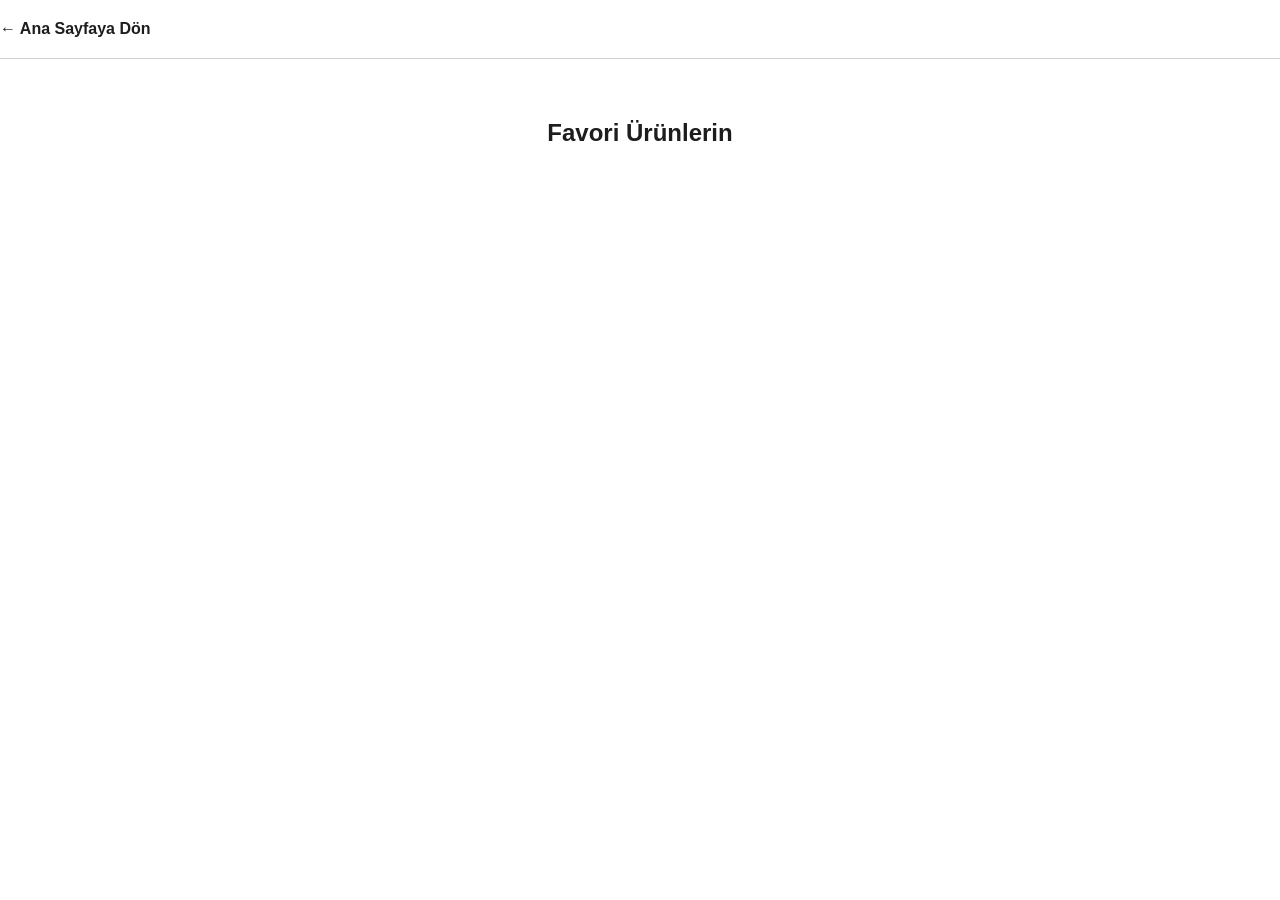
<file: favoriler.html>
<!DOCTYPE html>
<html lang="tr">
<head>
    <meta charset="UTF-8">
    <meta name="viewport" content="width=device-width, initial-scale=1.0">
    <title>Favorilerim - bucepte.com</title>
    <link rel="stylesheet" href="style.css">
</head>
<body>
    <header class="site-header">
        <div class="header-container">
            <a href="index.html" style="text-decoration:none; color:var(--koyu-renk); font-weight:600;">← Ana Sayfaya Dön</a>
        </div>
    </header>

    <main class="container">
        <h2 style="text-align: center; margin: 40px 0;">Favori Ürünlerin</h2>
        <div id="favori-vitrini" class="grid-layout"></div>
    </main>

    <script src="app.js"></script>
    <script>
        // Sayfa yüklendiğinde favorileri getir
        document.addEventListener('DOMContentLoaded', () => {
            yukle();
        });

        function yukle() {
            const favoriIds = JSON.parse(localStorage.getItem('favoriler') || '[]');
            
            // Ürün verisini yükle
            fetch('urunler.json')
                .then(res => res.json())
                .then(tumUrunler => {
                    const favoriUrunler = tumUrunler.filter(u => favoriIds.includes(u.id));
                    // app.js içindeki fonksiyonu hedefID ile çağırıyoruz
                    urunleriEkranaBas(favoriUrunler, 'favori-vitrini');
                });
        }

        // Favoriden kaldırma fonksiyonu (sayfayı yenilemeden günceller)
        function favoriDegistir(id) {
            let favoriler = JSON.parse(localStorage.getItem('favoriler') || '[]');
            
            // Kaldırma işlemi
            favoriler = favoriler.filter(fId => fId !== id);
            localStorage.setItem('favoriler', JSON.stringify(favoriler));
            
            // Ekranı tazele
            yukle();
        }
    </script>
</body>
</html>
</file>
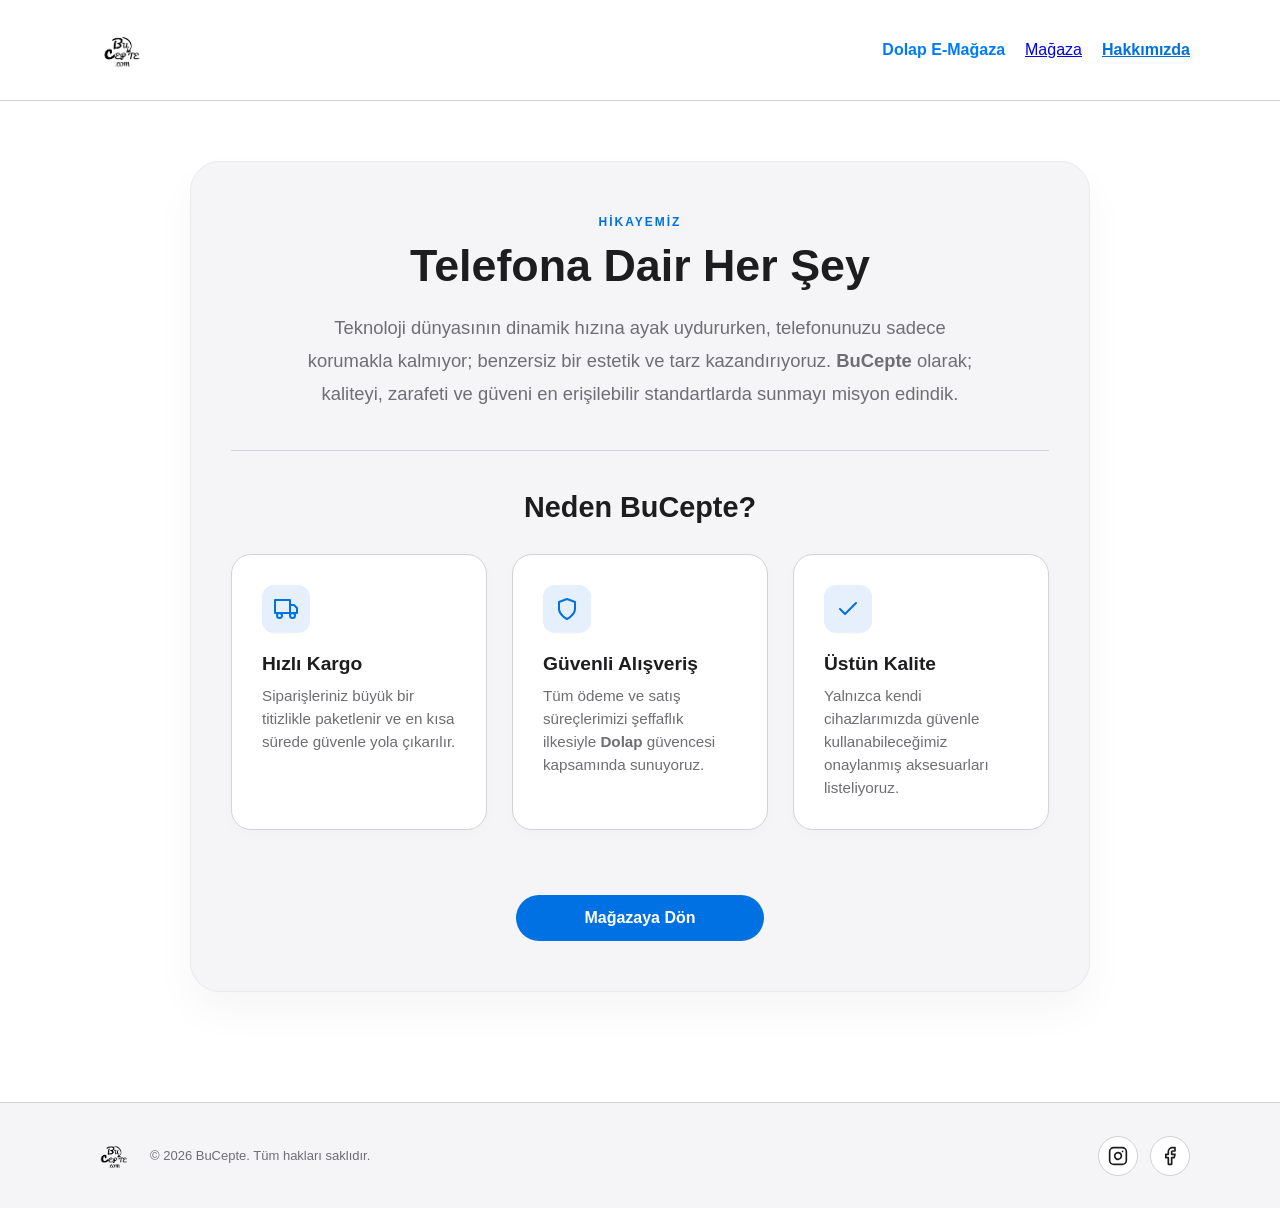
<file: hakkimizda.html>
<!DOCTYPE html>
<html lang="tr">
<head>
    <meta charset="UTF-8">
    <meta name="viewport" content="width=device-width, initial-scale=1.0">
    <title>Hakkımızda - BuCepte</title>
    <link rel="stylesheet" href="style.css?v=1.1">
    <!-- Modern SVG ikonları ve Apple estetiği ile uyumlu yapı -->
</head>
<body>

    <!-- Üst Menü -->
    <header class="site-header">
        <nav class="nav-container">
            <a href="index.html" class="logo">
                <img src="logosiyah.png" alt="BuCepte" style="height: 60px; object-fit: contain;">
            </a>
            <div class="nav-links" style="display: flex; gap: 20px; align-items: center;">
                <a href="https://link.dolap.com/rwtwfl" target="_blank" style="text-decoration: none; color: #007bff; font-weight: 600;">Dolap E-Mağaza</a>
                <a href="index.html">Mağaza</a>
                <a href="hakkimizda.html" style="color: var(--accent); font-weight: 600;">Hakkımızda</a>
            </div>
        </nav>
    </header>

    <!-- Ana İçerik - Ultra Lüks Tasarım -->
    <main class="container" style="max-width: 900px; padding: 60px 20px;">
        <div style="background: var(--card-bg, #f5f5f7); border-radius: 30px; padding: 50px 40px; box-shadow: 0 20px 40px rgba(0,0,0,0.04); border: 1px solid rgba(0,0,0,0.04);">
            
            <div style="text-align: center; margin-bottom: 40px;">
                <span style="font-size: 12px; font-weight: 700; color: var(--accent); text-transform: uppercase; letter-spacing: 2px;">Hikayemiz</span>
                <h1 style="font-size: 2.8rem; margin: 10px 0 20px 0; font-weight: 700; color: var(--text-color);">Telefona Dair Her Şey</h1>
                <p style="font-size: 1.15rem; color: #6e6e73; line-height: 1.8; max-width: 700px; margin: 0 auto;">
                    Teknoloji dünyasının dinamik hızına ayak uydururken, telefonunuzu sadece korumakla kalmıyor; benzersiz bir estetik ve tarz kazandırıyoruz. <strong>BuCepte</strong> olarak; kaliteyi, zarafeti ve güveni en erişilebilir standartlarda sunmayı misyon edindik.
                </p>
            </div>

            <hr style="border: none; border-top: 1px solid #d2d2d7; margin: 40px 0;">

            <h2 style="text-align: center; font-size: 1.8rem; margin-bottom: 30px; font-weight: 600;">Neden BuCepte?</h2>
            
            <!-- Özellikler Grid Yapısı -->
            <div style="display: grid; grid-template-columns: repeat(auto-fit, minmax(240px, 1fr)); gap: 25px; margin-bottom: 50px;">
                
                <!-- Kart 1 -->
                <div style="background: #ffffff; padding: 30px; border-radius: 20px; box-shadow: 0 4px 15px rgba(0,0,0,0.02); border: 1px solid #d2d2d7; transition: transform 0.3s ease;">
                    <div style="width: 48px; height: 48px; background: rgba(0,113,227,0.1); border-radius: 12px; display: flex; align-items: center; justify-content: center; margin-bottom: 20px; color: var(--accent);">
                        <svg viewBox="0 0 24 24" width="24" height="24" stroke="currentColor" stroke-width="2" fill="none" stroke-linecap="round" stroke-linejoin="round"><rect x="1" y="3" width="15" height="13"></rect><polygon points="16 8 20 8 23 11 23 16 16 16 16 8"></polygon><circle cx="5.5" cy="18.5" r="2.5"></circle><circle cx="18.5" cy="18.5" r="2.5"></circle></svg>
                    </div>
                    <h3 style="font-size: 1.2rem; margin-bottom: 10px; font-weight: 600;">Hızlı Kargo</h3>
                    <p style="color: #6e6e73; font-size: 0.95rem; line-height: 1.5; margin: 0;">Siparişleriniz büyük bir titizlikle paketlenir ve en kısa sürede güvenle yola çıkarılır.</p>
                </div>

                <!-- Kart 2 -->
                <div style="background: #ffffff; padding: 30px; border-radius: 20px; box-shadow: 0 4px 15px rgba(0,0,0,0.02); border: 1px solid #d2d2d7; transition: transform 0.3s ease;">
                    <div style="width: 48px; height: 48px; background: rgba(0,113,227,0.1); border-radius: 12px; display: flex; align-items: center; justify-content: center; margin-bottom: 20px; color: var(--accent);">
                        <svg viewBox="0 0 24 24" width="24" height="24" stroke="currentColor" stroke-width="2" fill="none" stroke-linecap="round" stroke-linejoin="round"><path d="M12 22s8-4 8-10V5l-8-3-8 3v7c0 6 8 10 8 10z"></path></svg>
                    </div>
                    <h3 style="font-size: 1.2rem; margin-bottom: 10px; font-weight: 600;">Güvenli Alışveriş</h3>
                    <p style="color: #6e6e73; font-size: 0.95rem; line-height: 1.5; margin: 0;">Tüm ödeme ve satış süreçlerimizi şeffaflık ilkesiyle <strong>Dolap</strong> güvencesi kapsamında sunuyoruz.</p>
                </div>

                <!-- Kart 3 -->
                <div style="background: #ffffff; padding: 30px; border-radius: 20px; box-shadow: 0 4px 15px rgba(0,0,0,0.02); border: 1px solid #d2d2d7; transition: transform 0.3s ease;">
                    <div style="width: 48px; height: 48px; background: rgba(0,113,227,0.1); border-radius: 12px; display: flex; align-items: center; justify-content: center; margin-bottom: 20px; color: var(--accent);">
                        <svg viewBox="0 0 24 24" width="24" height="24" stroke="currentColor" stroke-width="2" fill="none" stroke-linecap="round" stroke-linejoin="round"><polyline points="20 6 9 17 4 12"></polyline></svg>
                    </div>
                    <h3 style="font-size: 1.2rem; margin-bottom: 10px; font-weight: 600;">Üstün Kalite</h3>
                    <p style="color: #6e6e73; font-size: 0.95rem; line-height: 1.5; margin: 0;">Yalnızca kendi cihazlarımızda güvenle kullanabileceğimiz onaylanmış aksesuarları listeliyoruz.</p>
                </div>

            </div>

            <!-- Ana Sayfaya Dön Butonu -->
            <div style="text-align: center;">
                <a href="index.html" class="satin-al-btn" style="display: inline-block; width: 220px; padding: 14px; text-decoration: none; border-radius: 25px; font-weight: 600;">Mağazaya Dön</a>
            </div>

        </div>
    </main>

    <!-- Sosyal Medya ve Alt Bilgi (Footer) Alanı -->
    <footer class="site-footer">
        <div class="footer-content" style="max-width: 1100px; margin: 0 auto; display: flex; justify-content: space-between; align-items: center; flex-wrap: wrap; gap: 20px;">
            <div class="footer-logo" style="display: flex; align-items: center; gap: 15px; font-size: 13px; color: #6e6e73;">
                <img src="logosiyah.png" alt="BuCepte Logo" style="height: 45px; object-fit: contain;">
                <span>© 2026 BuCepte. Tüm hakları saklıdır.</span>
            </div>
            
            <div class="social-links" style="display: flex; gap: 12px;">
                <!-- Instagram -->
                <a href="https://instagram.com/buceptecom" target="_blank" aria-label="Instagram" class="social-icon">
                    <svg viewBox="0 0 24 24" width="20" height="20" stroke="currentColor" stroke-width="2" fill="none" stroke-linecap="round" stroke-linejoin="round"><rect x="2" y="2" width="20" height="20" rx="5" ry="5"></rect><path d="M16 11.37A4 4 0 1 1 12.63 8 4 4 0 0 1 16 11.37z"></path><line x1="17.5" y1="6.5" x2="17.51" y2="6.5"></line></svg>
                </a>
                <!-- Facebook -->
                <a href="https://www.facebook.com/profile.php?id=61591525273576&mibextid=wwXIfr" target="_blank" aria-label="Facebook" class="social-icon">
                    <svg viewBox="0 0 24 24" width="20" height="20" stroke="currentColor" stroke-width="2" fill="none" stroke-linecap="round" stroke-linejoin="round"><path d="M18 2h-3a5 5 0 0 0-5 5v3H7v4h3v8h4v-8h3l1-4h-4V7a1 1 0 0 1 1-1h3z"></path></svg>
                </a>
               
            </div>
        </div>
    </footer>

</body>
</html>
</file>
<file: style.css>
:root {
    --text-color: #1d1d1f;
    --bg-color: #ffffff;
    --card-bg: #f5f5f7;
    --accent: #0071e3;
}

body { font-family: -apple-system, BlinkMacSystemFont, "Segoe UI", Roboto, sans-serif; background: var(--bg-color); color: var(--text-color); margin: 0; }
.container { max-width: 1100px; margin: 0 auto; padding: 20px; }

/* Header */
.site-header { padding: 20px 0; border-bottom: 1px solid #d2d2d7; }
.nav-container { display: flex; justify-content: space-between; align-items: center; max-width: 1100px; margin: 0 auto; padding: 0 20px; }
.logo { font-weight: 600; font-size: 25px; text-decoration: none; color: var(--text-color); display: flex; align-items: center; }

/* Hero Alanı */
.hero { text-align: center; padding: 30px 20px; }
.hero h1 { font-size: 2.2rem; margin-bottom: 5px; color: var(--text-color); }
.hero p { color: #6e6e73; font-size: 1.1rem; margin: 0; }

/* Kategori Menüsü */
.kategori-menusu {
    display: flex;
    gap: 10px;
    overflow-x: auto;
    margin-top: 20px;
    padding-bottom: 10px;
    scrollbar-width: none;
}
.kategori-menusu::-webkit-scrollbar {
    display: none;
}
.kategori-btn {
    background: var(--card-bg);
    border: none;
    padding: 10px 20px;
    border-radius: 20px;
    font-size: 14px;
    font-weight: 500;
    color: var(--text-color);
    cursor: pointer;
    white-space: nowrap;
    transition: background 0.3s, color 0.3s;
}
.kategori-btn:hover {
    background: #e5e5ea;
}
.kategori-btn.aktif {
    background: var(--text-color);
    color: var(--bg-color);
}

/* Alt Kategori Menü Stili */
.alt-kategori-stili {
    margin-top: 10px !important;
    padding-left: 10px;
    border-left: 2px solid #d2d2d7;
}
.alt-kategori-stili .kategori-btn {
    background: #ffffff;
    border: 1px solid #d2d2d7;
    font-size: 13px;
    padding: 6px 14px;
}
.alt-kategori-stili .kategori-btn.aktif {
    background: var(--accent);
    color: #ffffff;
    border-color: var(--accent);
}

/* Grid */
.grid-layout { display: grid; gap: 20px; grid-template-columns: repeat(2, 1fr); margin-top: 40px; }
@media (min-width: 1024px) { .grid-layout { grid-template-columns: repeat(4, 1fr); } }

/* Kartlar */
.urun-karti { background: var(--card-bg); border-radius: 20px; padding: 20px; cursor: pointer; transition: transform 0.3s ease; display: flex; flex-direction: column; }
.urun-karti:hover { transform: translateY(-5px); }
.urun-resim-tek { width: 100%; aspect-ratio: 1/1; object-fit: contain; }
.kategori-etiket { font-size: 11px; color: #86868b; text-transform: uppercase; margin: 10px 0 5px 0; }
.urun-isim { font-size: 15px; font-weight: 600; margin: 0; min-height: 2.4em; overflow: hidden; display: -webkit-box; -webkit-line-clamp: 2; -webkit-box-orient: vertical; }

/* Modal (Pop-up) Yapısı */
.modal { 
    display: none; 
    position: fixed; 
    top: 0; 
    left: 0; 
    width: 100%; 
    height: 100%; 
    background: rgba(0,0,0,0.5); 
    z-index: 1000; 
    backdrop-filter: blur(8px); 
}
.modal-content { 
    background: #fff; 
    width: 90%; 
    max-width: 500px; 
    margin: 5vh auto; 
    padding: 24px; 
    border-radius: 24px; 
    position: relative; 
    max-height: 90vh; 
    overflow-y: auto; 
    box-shadow: 0 20px 40px rgba(0,0,0,0.2);
}
.kapat-btn { 
    background: #f5f5f7; 
    border: none; 
    font-size: 20px; 
    cursor: pointer; 
    position: absolute; 
    right: 15px; 
    top: 15px; 
    width: 32px; 
    height: 32px; 
    border-radius: 50%; 
    z-index: 10; 
    display: flex;
    align-items: center;
    justify-content: center;
    transition: background 0.2s;
}
.kapat-btn:hover {
    background: #e5e5ea;
}

/* Modal İçi Galeri ve Görseller */
.gorsel-galerisi { 
    display: flex !important; 
    overflow-x: auto !important; 
    scroll-snap-type: x mandatory !important; 
    width: 100% !important; 
    height: 350px !important; 
    margin-bottom: 10px !important;
    scrollbar-width: none !important;
    -webkit-overflow-scrolling: touch !important;
    scroll-behavior: smooth;
    border-radius: 12px;
}
.gorsel-galerisi::-webkit-scrollbar {
    display: none !important;
}
.modal-gorsel-kucuk { 
    width: 100% !important; 
    flex: 0 0 100% !important; 
    height: 100% !important;    
    object-fit: contain !important; 
    scroll-snap-align: start !important; 
    background: #f9f9f9;
}

/* Thumbnail */
.thumbnail-container { 
    display: flex; 
    justify-content: center; 
    gap: 8px; 
    margin-bottom: 20px; 
    overflow-x: auto; 
    padding: 5px; 
}
.thumbnail-img { 
    width: 50px; 
    height: 50px; 
    object-fit: cover; 
    border-radius: 8px; 
    cursor: pointer; 
    opacity: 0.5; 
    border: 2px solid transparent; 
    transition: opacity 0.2s, border-color 0.2s;
}
.thumbnail-img.aktif-thumbnail { 
    opacity: 1; 
    border-color: var(--accent); 
}

/* Modal Metin ve Buton */
.modal-metin { display: flex; flex-direction: column; }
.satin-al-btn { 
    display: block; 
    width: 100%; 
    padding: 15px; 
    background-color: var(--accent); 
    color: white; 
    text-align: center; 
    border-radius: 12px; 
    text-decoration: none; 
    font-weight: 600; 
    margin-top: 15px; 
    transition: background 0.3s;
}
.satin-al-btn:hover {
    background-color: #005bb5;
}

/* Trendyol Tarzı Açılır Kategori Menüsü */
.dropdown-container {
    display: flex;
    gap: 15px;
    margin-top: 20px;
    position: relative;
    overflow-x: auto;
    padding-bottom: 5px;
    scrollbar-width: none;
}
.dropdown-container::-webkit-scrollbar {
    display: none;
}
.dropdown-wrapper {
    position: relative;
    display: inline-block;
}
.dropdown-content {
    display: none;
    position: absolute;
    top: calc(100% + 8px);
    left: 0;
    background: #ffffff;
    min-width: 240px;
    box-shadow: 0 10px 30px rgba(0,0,0,0.1);
    border-radius: 16px;
    padding: 15px;
    z-index: 100;
    border: 1px solid #d2d2d7;
    animation: fadeIn 0.2s ease;
}
.dropdown-wrapper.acik .dropdown-content {
    display: block;
}
@keyframes fadeIn {
    from { opacity: 0; transform: translateY(-5px); }
    to { opacity: 1; transform: translateY(0); }
}
.dropdown-grup {
    margin-bottom: 12px;
}
.dropdown-grup:last-child {
    margin-bottom: 0;
}
.dropdown-marka-baslik {
    font-weight: 600;
    font-size: 14px;
    color: var(--text-color);
    padding: 6px 10px;
    border-radius: 8px;
    cursor: pointer;
    background: #f5f5f7;
    transition: background 0.2s;
}
.dropdown-marka-baslik:hover {
    background: #e5e5ea;
}
.dropdown-model-listesi {
    display: flex;
    flex-wrap: wrap;
    gap: 6px;
    margin-top: 6px;
    padding-left: 5px;
}
.dropdown-model-item {
    font-size: 12px;
    background: #ffffff;
    border: 1px solid #d2d2d7;
    padding: 4px 10px;
    border-radius: 6px;
    cursor: pointer;
    color: #48484a;
    transition: all 0.2s;
}
.dropdown-model-item:hover {
    background: var(--accent);
    color: #ffffff;
    border-color: var(--accent);
}

/* Arama Kutusu Tasarımı */
.search-container {
    width: 100%;
    max-width: 600px;
    margin: 20px auto;
}
.search-box {
    display: flex;
    align-items: center;
    background: var(--card-bg, #ffffff);
    border-radius: 30px;
    padding: 5px 5px 5px 20px;
    box-shadow: 0 4px 15px rgba(0,0,0,0.05);
    border: 1px solid rgba(0,0,0,0.1);
    transition: all 0.3s ease;
}
.search-box:focus-within {
    box-shadow: 0 6px 20px rgba(0,0,0,0.1);
    border-color: var(--accent, #007aff);
}
.search-icon {
    width: 20px;
    height: 20px;
    color: #888;
    margin-right: 10px;
    flex-shrink: 0;
}
.search-box input {
    flex: 1;
    border: none;
    outline: none;
    background: transparent;
    font-size: 1rem;
    color: var(--text-color, #333);
    width: 100%;
}
.search-btn {
    background: var(--accent, #007aff);
    color: white;
    border: none;
    padding: 10px 25px;
    border-radius: 25px;
    font-weight: 600;
    cursor: pointer;
    transition: background 0.3s ease;
}
.search-btn:hover {
    background: #005bb5;
}

/* Footer ve Sosyal Medya Alanı */
.site-footer {
    background-color: var(--card-bg, #f5f5f7);
    border-top: 1px solid #d2d2d7;
    padding: 30px 20px;
    margin-top: 50px;
}
.footer-content {
    max-width: 1100px;
    margin: 0 auto;
    display: flex;
    justify-content: space-between;
    align-items: center;
    flex-wrap: wrap;
    gap: 20px;
}
.footer-logo {
    display: flex;
    align-items: center;
    gap: 15px;
    font-size: 13px;
    color: #6e6e73;
}
.social-links {
    display: flex;
    gap: 12px;
}
.social-icon {
    display: flex;
    align-items: center;
    justify-content: center;
    width: 38px;
    height: 38px;
    background: #ffffff;
    border: 1px solid #d2d2d7;
    border-radius: 50%;
    color: var(--text-color, #1d1d1f);
    transition: all 0.3s ease;
}
.social-icon:hover {
    background: var(--accent, #0071e3);
    color: #ffffff;
    border-color: var(--accent, #0071e3);
    transform: translateY(-3px);
}

/* Mobil Uyumluluk */
@media (max-width: 768px) {
    .nav-container {
        flex-direction: column;
        gap: 12px;
    }
    .nav-links {
        gap: 15px !important;
        font-size: 0.95rem;
    }
    .footer-content {
        flex-direction: column;
        text-align: center;
    }
    .footer-logo {
        flex-direction: column;
        gap: 8px;
    }
}

@media (max-width: 480px) {
    .modal-content { width: 100%; height: 100%; margin: 0; border-radius: 0; padding: 15px; }
    .gorsel-galerisi { margin-top: 30px; }
    .satin-al-btn { position: sticky; bottom: 0; }
    .search-box { padding: 4px 4px 4px 12px; }
    .search-btn { padding: 8px 16px; font-size: 0.9rem; }
}
</file>
